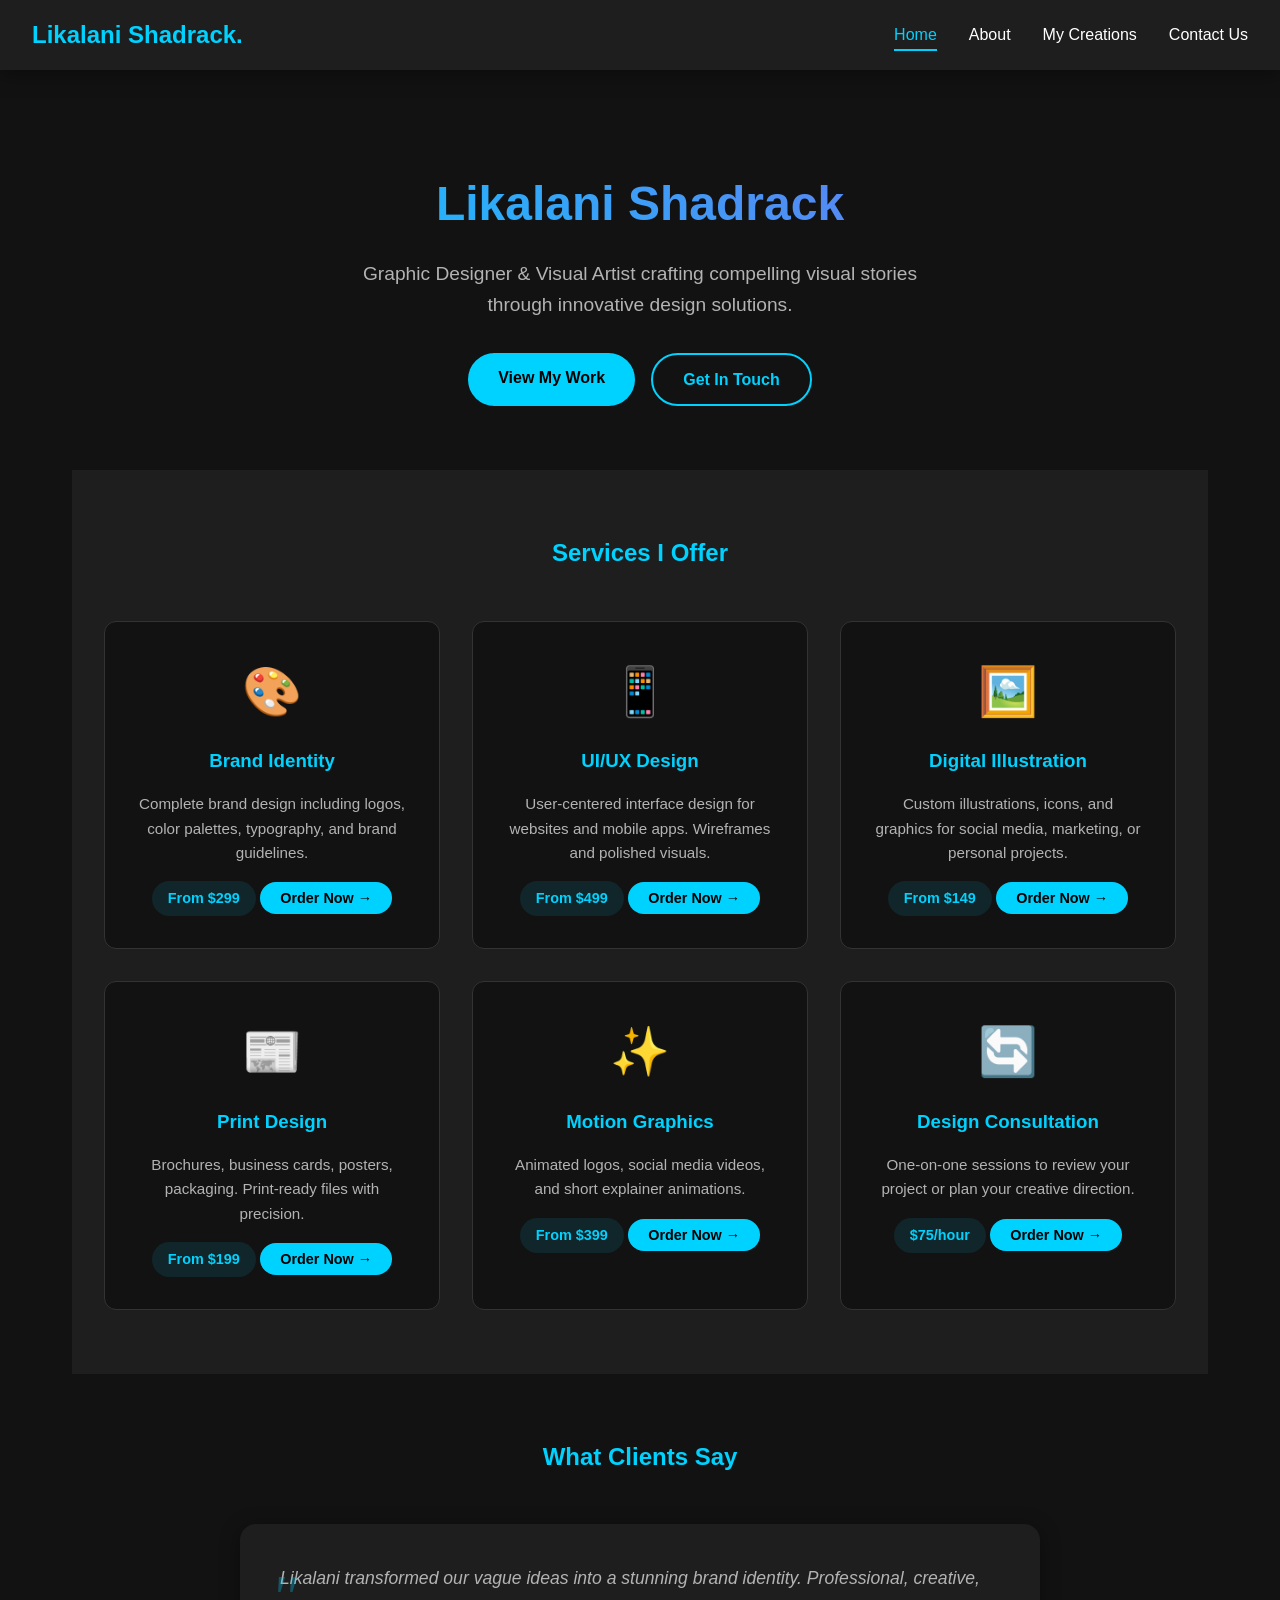
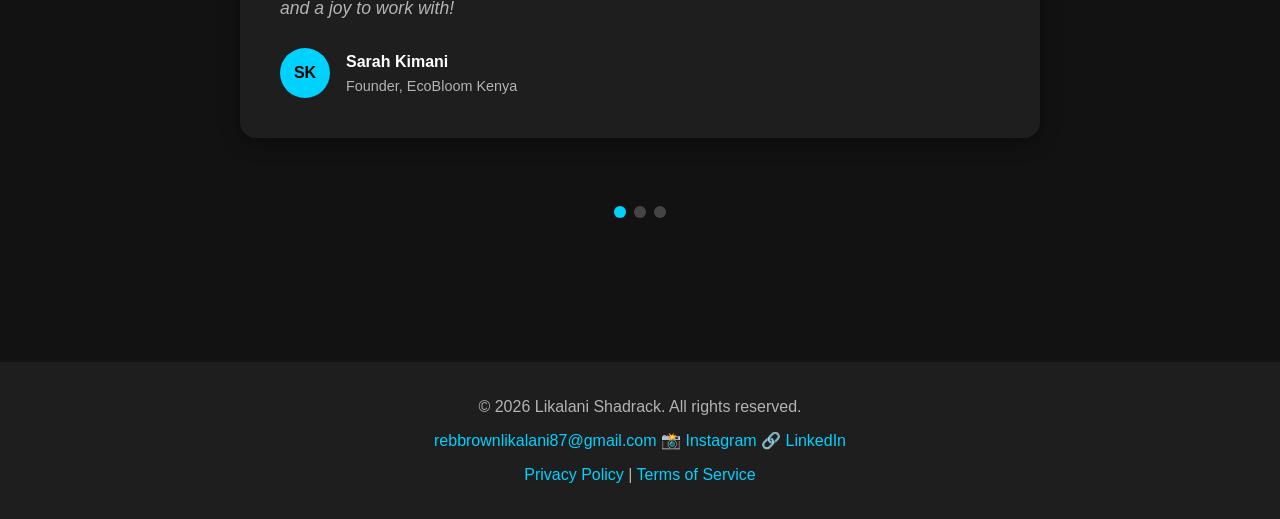
<file: index.html>
<!DOCTYPE html>
<html lang="en">
<head>
    <meta charset="UTF-8">
    <meta name="viewport" content="width=device-width, initial-scale=1.0">
    <title>Home | Likalani Shadrack - Graphic Designer</title>
    <link rel="stylesheet" href="style.css">
    <meta name="description" content="Likalani Shadrack - Professional Graphic Designer specializing in brand identity, UI/UX, and digital illustrations.">
    <script src="https://widget.cloudinary.com/v2.0/global/all.js" type="text/javascript"></script>
</head>
<body>
    <!-- Navigation -->
    <nav>
        <a href="index.html" class="logo">Likalani Shadrack.</a>
        <button class="menu-toggle" aria-label="Toggle menu">☰</button>
        <ul class="nav-links">
            <li><a href="index.html" class="active">Home</a></li>
            <li><a href="about.html">About</a></li>
            <li><a href="creations.html">My Creations</a></li>
            <li><a href="contact.html">Contact Us</a></li>
        </ul>
    </nav>

    <!-- Main Content -->
    <main>
        <section class="hero">
            <h1>Likalani Shadrack</h1>
            <p>Graphic Designer & Visual Artist crafting compelling visual stories through innovative design solutions.</p>
            <div style="display: flex; gap: 1rem; justify-content: center; flex-wrap: wrap;">
                <a href="creations.html" class="btn">View My Work</a>
                <a href="contact.html" class="btn btn-outline">Get In Touch</a>
            </div>
        </section>

        <!-- Services Section -->
        <section class="services-section">
            <h2 style="text-align: center; color: var(--accent); margin-bottom: 3rem;">Services I Offer</h2>
            <div class="services-grid">
                
                <div class="service-card">
                    <span class="service-icon">🎨</span>
                    <h3>Brand Identity</h3>
                    <p>Complete brand design including logos, color palettes, typography, and brand guidelines.</p>
                    <span class="service-price">From $299</span>
                    <button class="btn-order-small" data-service="Brand Identity">Order Now →</button>
                </div>
                
                <div class="service-card">
                    <span class="service-icon">📱</span>
                    <h3>UI/UX Design</h3>
                    <p>User-centered interface design for websites and mobile apps. Wireframes and polished visuals.</p>
                    <span class="service-price">From $499</span>
                    <button class="btn-order-small" data-service="UI/UX Design">Order Now →</button>
                </div>
                
                <div class="service-card">
                    <span class="service-icon">🖼️</span>
                    <h3>Digital Illustration</h3>
                    <p>Custom illustrations, icons, and graphics for social media, marketing, or personal projects.</p>
                    <span class="service-price">From $149</span>
                    <button class="btn-order-small" data-service="Digital Illustration">Order Now →</button>
                </div>
                
                <div class="service-card">
                    <span class="service-icon">📰</span>
                    <h3>Print Design</h3>
                    <p>Brochures, business cards, posters, packaging. Print-ready files with precision.</p>
                    <span class="service-price">From $199</span>
                    <button class="btn-order-small" data-service="Print Design">Order Now →</button>
                </div>
                
                <div class="service-card">
                    <span class="service-icon">✨</span>
                    <h3>Motion Graphics</h3>
                    <p>Animated logos, social media videos, and short explainer animations.</p>
                    <span class="service-price">From $399</span>
                    <button class="btn-order-small" data-service="Motion Graphics">Order Now →</button>
                </div>
                
                <div class="service-card">
                    <span class="service-icon">🔄</span>
                    <h3>Design Consultation</h3>
                    <p>One-on-one sessions to review your project or plan your creative direction.</p>
                    <span class="service-price">$75/hour</span>
                    <button class="btn-order-small" data-service="Design Consultation">Order Now →</button>
                </div>
                
            </div>
        </section>

        <!-- Testimonials Section -->
        <section class="testimonials-section">
            <h2>What Clients Say</h2>
            
            <div class="testimonials-slider">
                
                <div class="testimonial-card active">
                    <p class="testimonial-text">
                        Likalani transformed our vague ideas into a stunning brand identity. Professional, creative, and a joy to work with!
                    </p>
                    <div class="testimonial-author">
                        <div class="author-avatar">SK</div>
                        <div class="author-info">
                            <h4>Sarah Kimani</h4>
                            <p>Founder, EcoBloom Kenya</p>
                        </div>
                    </div>
                </div>
                
                <div class="testimonial-card">
                    <p class="testimonial-text">
                        Our app's user engagement increased by 40% after Likalani redesigned the interface. Highly recommend!
                    </p>
                    <div class="testimonial-author">
                        <div class="author-avatar">JO</div>
                        <div class="author-info">
                            <h4>James Omondi</h4>
                            <p>CEO, TechStart Africa</p>
                        </div>
                    </div>
                </div>
                
                <div class="testimonial-card">
                    <p class="testimonial-text">
                        The illustrations were absolutely perfect. Delivered ahead of schedule and open to feedback throughout!
                    </p>
                    <div class="testimonial-author">
                        <div class="author-avatar">ML</div>
                        <div class="author-info">
                            <h4>Maria Lopez</h4>
                            <p>Marketing Director, Global Brands</p>
                        </div>
                    </div>
                </div>
                
            </div>
            
            <div class="testimonial-dots">
                <span class="testimonial-dot active"></span>
                <span class="testimonial-dot"></span>
                <span class="testimonial-dot"></span>
            </div>
        </section>
    </main>

    <!-- Order Modal -->
    <div id="order-modal" class="modal-overlay">
        <div class="modal-container">
            <button class="modal-close" aria-label="Close modal">&times;</button>
            
            <div class="modal-header">
                <h3>🛒 Place Your Order</h3>
                <p style="color: var(--text-secondary);">Secure checkout via Netlify</p>
            </div>
            
            <div class="modal-body">
                <div id="order-login-section">
                    <div class="user-account">
                        <p>🔐 Login required to place orders</p>
                        <p class="user-email user-email-display">Guest</p>
                        <button class="btn" onclick="if(window.netlifyIdentity) window.netlifyIdentity.open();">Login / Register</button>
                    </div>
                </div>
                
                <div id="order-form-section" style="display: none;">
                    <div class="user-account">
                        <p>👤 Logged in as:</p>
                        <p class="user-email user-email-display">Loading...</p>
                        <button class="btn-logout" onclick="handleLogout()">Logout</button>
                    </div>
                    
                    <form id="order-form" class="order-form" name="service-order" data-netlify="true" netlify-honeypot="bot-field">
                        <input type="hidden" name="form-name" value="service-order">
                        <p style="display: none;">
                            <label>Don't fill this out: <input name="bot-field"></label>
                        </p>
                        
                        <div class="form-group">
                            <label for="order-service">Service *</label>
                            <select id="order-service" name="service" required>
                                <option value="">Select a service...</option>
                                <option value="Brand Identity">🎨 Brand Identity - From $299</option>
                                <option value="UI/UX Design">📱 UI/UX Design - From $499</option>
                                <option value="Digital Illustration">🖼️ Digital Illustration - From $149</option>
                                <option value="Print Design">📰 Print Design - From $199</option>
                                <option value="Motion Graphics">✨ Motion Graphics - From $399</option>
                                <option value="Design Consultation">🔄 Design Consultation - $75/hour</option>
                            </select>
                        </div>
                        
                        <div class="form-group">
                            <label for="order-client-name">Your Name *</label>
                            <input type="text" id="order-client-name" name="clientName" required>
                        </div>
                        
                        <div class="form-group">
                            <label for="order-client-email">Email Address *</label>
                            <input type="email" id="order-client-email" name="clientEmail" required>
                        </div>
                        
                        <div class="form-group">
                            <label for="order-project-details">Project Details *</label>
                            <textarea id="order-project-details" name="projectDetails" required placeholder="Describe your project..."></textarea>
                        </div>
                        
                        <div style="display: grid; grid-template-columns: 1fr 1fr; gap: 1rem;">
                            <div class="form-group">
                                <label for="order-timeline">Timeline</label>
                                <select id="order-timeline" name="timeline">
                                    <option value="ASAP">ASAP</option>
                                    <option value="1-2 weeks">1-2 weeks</option>
                                    <option value="3-4 weeks">3-4 weeks</option>
                                    <option value="1+ month">1+ month</option>
                                    <option value="Flexible">Flexible</option>
                                </select>
                            </div>
                            
                            <div class="form-group">
                                <label for="order-budget">Budget Range</label>
                                <select id="order-budget" name="budget">
                                    <option value="$100-300">$100-$300</option>
                                    <option value="$300-500">$300-$500</option>
                                    <option value="$500-1000">$500-$1,000</option>
                                    <option value="$1000+">$1,000+</option>
                                    <option value="Discuss">Let's discuss</option>
                                </select>
                            </div>
                        </div>
                        
                        <div class="order-summary">
                            <strong>📋 Order Summary</strong>
                            <p id="order-price-display" style="margin: 0.5rem 0; color: var(--accent);">Estimated: Will be confirmed</p>
                        </div>
                        
                        <button type="submit" id="order-submit-btn" class="btn-order">Place Order ✓</button>
                    </form>
                </div>
                
                <div id="order-confirmation-section" class="order-confirmation" style="display: none;">
                    <div class="success-icon">✓</div>
                    <h4>Order Received! 🎉</h4>
                    <p>Thank you for your order!</p>
                    <p>Order Number:</p>
                    <div class="order-number" id="confirmation-order-id">ORD-XXXXX</div>
                    <p>Confirmation sent to: <strong id="confirmation-email">your@email.com</strong></p>
                    <button class="btn" onclick="closeModal()" style="margin-top: 1.5rem;">Close</button>
                </div>
            </div>
        </div>
    </div>

    <!-- Footer -->
    <footer>
        <p>&copy; 2026 Likalani Shadrack. All rights reserved.</p>
        <p style="margin-top: 0.5rem;">
            <a href="mailto:rebbrownlikalani87@gmail.com">rebbrownlikalani87@gmail.com</a>
            <a href="https://instagram.com/yourhandle">📸 Instagram</a>
            <a href="https://linkedin.com/in/yourprofile">🔗 LinkedIn</a>
        </p>
        <p style="margin-top: 0.5rem;">
            <a href="privacy.html">Privacy Policy</a> | <a href="terms.html">Terms of Service</a>
        </p>
    </footer>

    <script src="script.js"></script>
</body>
</html>
</file>
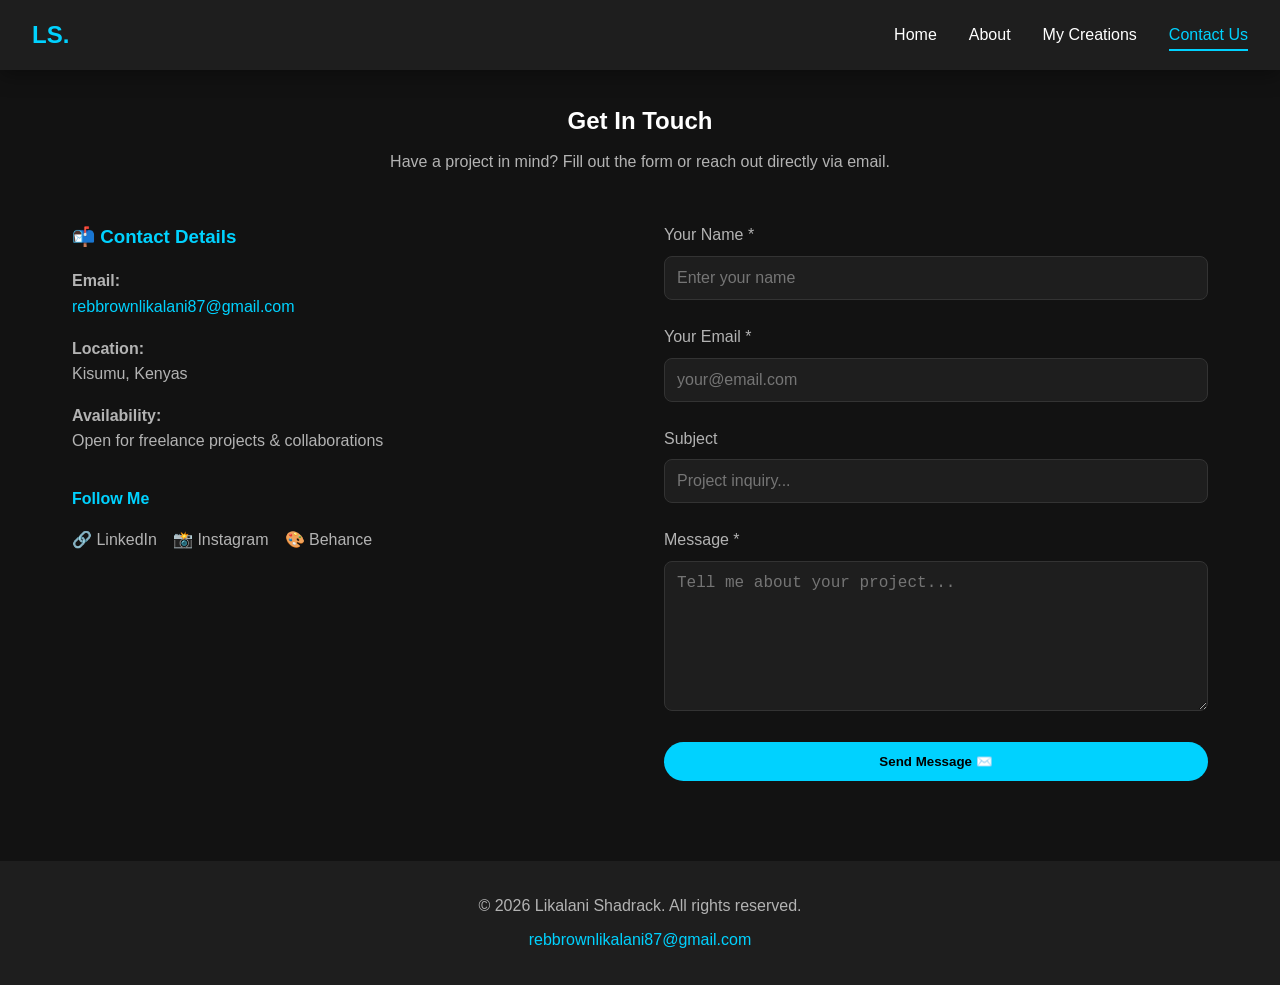
<file: contact.html>
<!DOCTYPE html>
<html lang="en">
<head>
    <meta charset="UTF-8">
    <meta name="viewport" content="width=device-width, initial-scale=1.0">
    <title>Contact Us | Likalani Shadrack - Graphic Designer</title>
    <link rel="stylesheet" href="style.css">
</head>
<body>
    <!-- Navigation -->
    <nav>
        <a href="index.html" class="logo">LS.</a>
        <button class="menu-toggle" aria-label="Toggle menu">☰</button>
        <ul class="nav-links">
            <li><a href="index.html">Home</a></li>
            <li><a href="about.html">About</a></li>
            <li><a href="creations.html">My Creations</a></li>
            <li><a href="contact.html" class="active">Contact Us</a></li>
        </ul>
    </nav>

    <!-- Main Content -->
    <main>
        <section style="text-align: center; margin-bottom: 3rem;">
            <h1>Get In Touch</h1>
            <p style="color: var(--text-secondary); max-width: 600px; margin: 0.5rem auto;">
                Have a project in mind? Fill out the form or reach out directly via email.
            </p>
        </section>

        <div class="contact-container">
            <div class="contact-info">
                <h3>📬 Contact Details</h3>
                <p><strong>Email:</strong><br>
                    <a href="mailto:rebbrownlikalani87@gmail.com">rebbrownlikalani87@gmail.com</a>
                </p>
                <p><strong>Location:</strong><br>
                    Kisumu, Kenyas
                </p>
                <p><strong>Availability:</strong><br>
                    Open for freelance projects & collaborations
                </p>
                
                <div style="margin-top: 2rem;">
                    <h4 style="color: var(--accent); margin-bottom: 1rem;">Follow Me</h4>
                    <div style="display: flex; gap: 1rem; flex-wrap: wrap;">
                        <a href="#" style="color: var(--text-secondary);">🔗 LinkedIn</a>
                        <a href="#" style="color: var(--text-secondary);">📸 Instagram</a>
                        <a href="#" style="color: var(--text-secondary);">🎨 Behance</a>
                    </div>
                </div>
            </div>

            <div class="contact-form">
                <form id="contact-form">
                    <div class="form-group">
                        <label for="name">Your Name *</label>
                        <input type="text" id="name" name="name" required placeholder="Enter your name">
                    </div>
                    
                    <div class="form-group">
                        <label for="email">Your Email *</label>
                        <input type="email" id="email" name="email" required placeholder="your@email.com">
                    </div>
                    
                    <div class="form-group">
                        <label for="subject">Subject</label>
                        <input type="text" id="subject" name="subject" placeholder="Project inquiry...">
                    </div>
                    
                    <div class="form-group">
                        <label for="message">Message *</label>
                        <textarea id="message" name="message" required placeholder="Tell me about your project..."></textarea>
                    </div>
                    
                    <button type="submit" class="btn" style="width: 100%;">Send Message ✉️</button>
                </form>
            </div>
        </div>
    </main>

    <!-- Footer -->
    <footer>
        <p>&copy; 2026 Likalani Shadrack. All rights reserved.</p>
        <p style="margin-top: 0.5rem;">
            <a href="mailto:rebbrownlikalani87@gmail.com">rebbrownlikalani87@gmail.com</a>
        </p>
    </footer>

    <script src="script.js"></script>
</body>
</html>
</file>
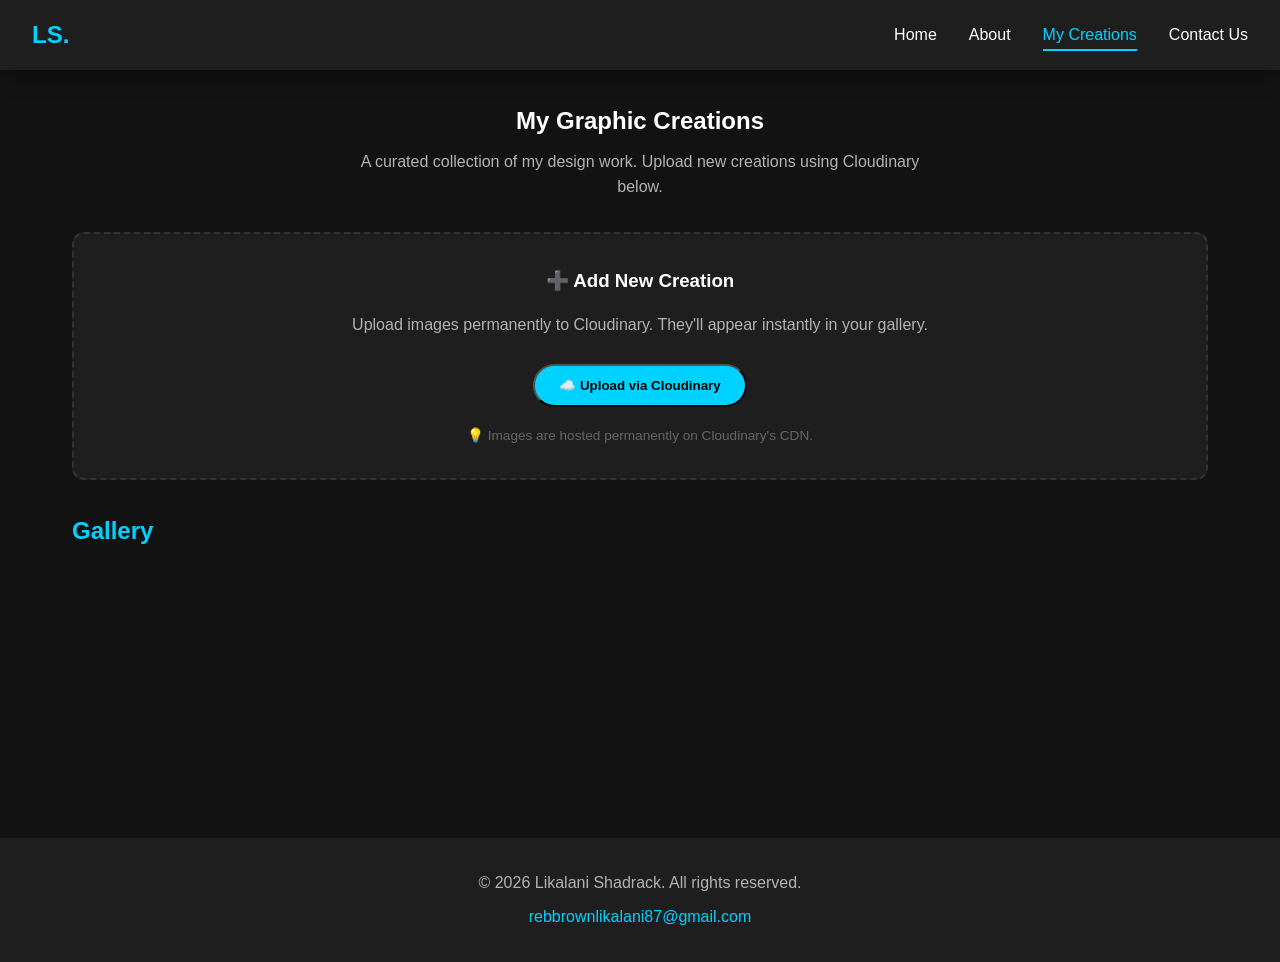
<file: creations.html>
<!DOCTYPE html>
<html lang="en">
<head>
    <meta charset="UTF-8">
    <meta name="viewport" content="width=device-width, initial-scale=1.0">
    <title>My Creations | Likalani Shadrack - Graphic Designer</title>
    <link rel="stylesheet" href="style.css">
    <script src="https://widget.cloudinary.com/v2.0/global/all.js" type="text/javascript"></script>
</head>
<body>
    <!-- Navigation -->
    <nav>
        <a href="index.html" class="logo">LS.</a>
        <button class="menu-toggle" aria-label="Toggle menu">☰</button>
        <ul class="nav-links">
            <li><a href="index.html">Home</a></li>
            <li><a href="about.html">About</a></li>
            <li><a href="creations.html" class="active">My Creations</a></li>
            <li><a href="contact.html">Contact Us</a></li>
        </ul>
    </nav>

    <!-- Main Content -->
    <main>
        <section style="text-align: center; margin-bottom: 2rem;">
            <h1>My Graphic Creations</h1>
            <p style="color: var(--text-secondary); max-width: 600px; margin: 0.5rem auto 2rem;">
                A curated collection of my design work. Upload new creations using Cloudinary below.
            </p>
        </section>

        <!-- Upload Section -->
        <section class="upload-section">
            <h3>➕ Add New Creation</h3>
            <p style="color: var(--text-secondary); margin: 1rem 0;">
                Upload images permanently to Cloudinary. They'll appear instantly in your gallery.
            </p>
            <button id="cloudinary-upload-btn" class="custom-upload">
                ☁️ Upload via Cloudinary
            </button>
            <p style="font-size: 0.85rem; color: #666; margin-top: 0.5rem;">
                💡 Images are hosted permanently on Cloudinary's CDN.
            </p>
        </section>

        <!-- Gallery -->
        <section>
            <h2 style="margin-bottom: 1.5rem; color: var(--accent);">Gallery</h2>
            <div class="gallery" id="gallery">
                <!-- Images load dynamically -->
            </div>
        </section>
    </main>

    <!-- Footer -->
    <footer>
        <p>&copy; 2026 Likalani Shadrack. All rights reserved.</p>
        <p style="margin-top: 0.5rem;">
            <a href="mailto:rebbrownlikalani87@gmail.com">rebbrownlikalani87@gmail.com</a>
        </p>
    </footer>

    <script src="script.js"></script>
</body>
</html>
</file>
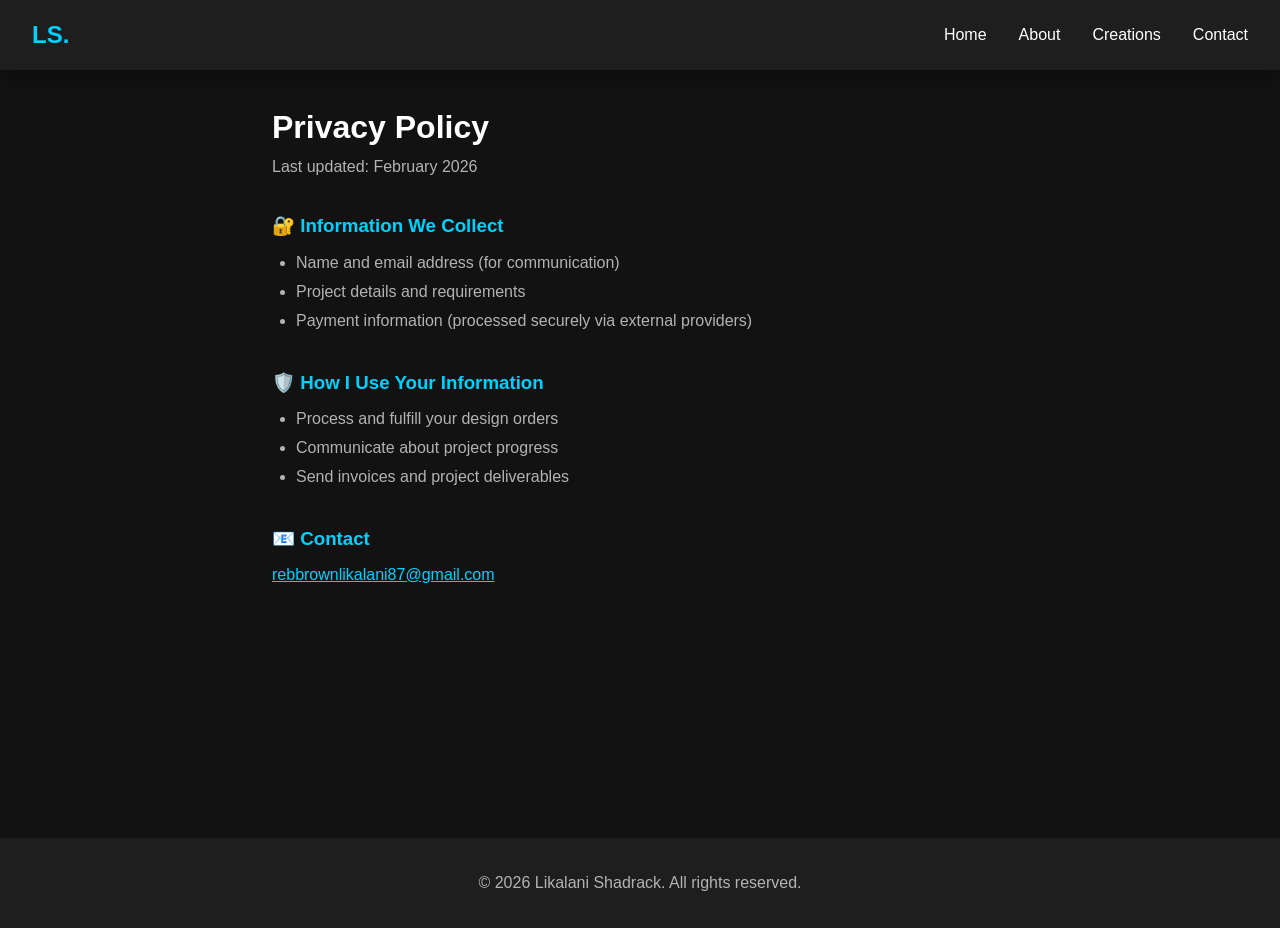
<file: privacy.html>
<!DOCTYPE html>
<html lang="en">
<head>
    <meta charset="UTF-8">
    <meta name="viewport" content="width=device-width, initial-scale=1.0">
    <title>Privacy Policy | Likalani Shadrack</title>
    <link rel="stylesheet" href="style.css">
</head>
<body>
    <nav>
        <a href="index.html" class="logo">LS.</a>
        <ul class="nav-links">
            <li><a href="index.html">Home</a></li>
            <li><a href="about.html">About</a></li>
            <li><a href="creations.html">Creations</a></li>
            <li><a href="contact.html">Contact</a></li>
        </ul>
    </nav>
    
    <main style="max-width: 800px; margin: 0 auto; padding: 2rem;">
        <h1>Privacy Policy</h1>
        <p style="color: var(--text-secondary); margin-bottom: 2rem;">Last updated: February 2026</p>
        
        <section style="margin-bottom: 2rem;">
            <h3 style="color: var(--accent); margin: 1.5rem 0 0.5rem;">🔐 Information We Collect</h3>
            <ul style="margin-left: 1.5rem; color: var(--text-secondary); line-height: 1.8;">
                <li>Name and email address (for communication)</li>
                <li>Project details and requirements</li>
                <li>Payment information (processed securely via external providers)</li>
            </ul>
        </section>
        
        <section style="margin-bottom: 2rem;">
            <h3 style="color: var(--accent); margin: 1.5rem 0 0.5rem;">🛡️ How I Use Your Information</h3>
            <ul style="margin-left: 1.5rem; color: var(--text-secondary); line-height: 1.8;">
                <li>Process and fulfill your design orders</li>
                <li>Communicate about project progress</li>
                <li>Send invoices and project deliverables</li>
            </ul>
        </section>
        
        <section>
            <h3 style="color: var(--accent); margin: 1.5rem 0 0.5rem;">📧 Contact</h3>
            <p><a href="mailto:rebbrownlikalani87@gmail.com" style="color: var(--accent);">rebbrownlikalani87@gmail.com</a></p>
        </section>
    </main>
    
    <footer>
        <p>&copy; 2026 Likalani Shadrack. All rights reserved.</p>
    </footer>
</body>
</html>
</file>
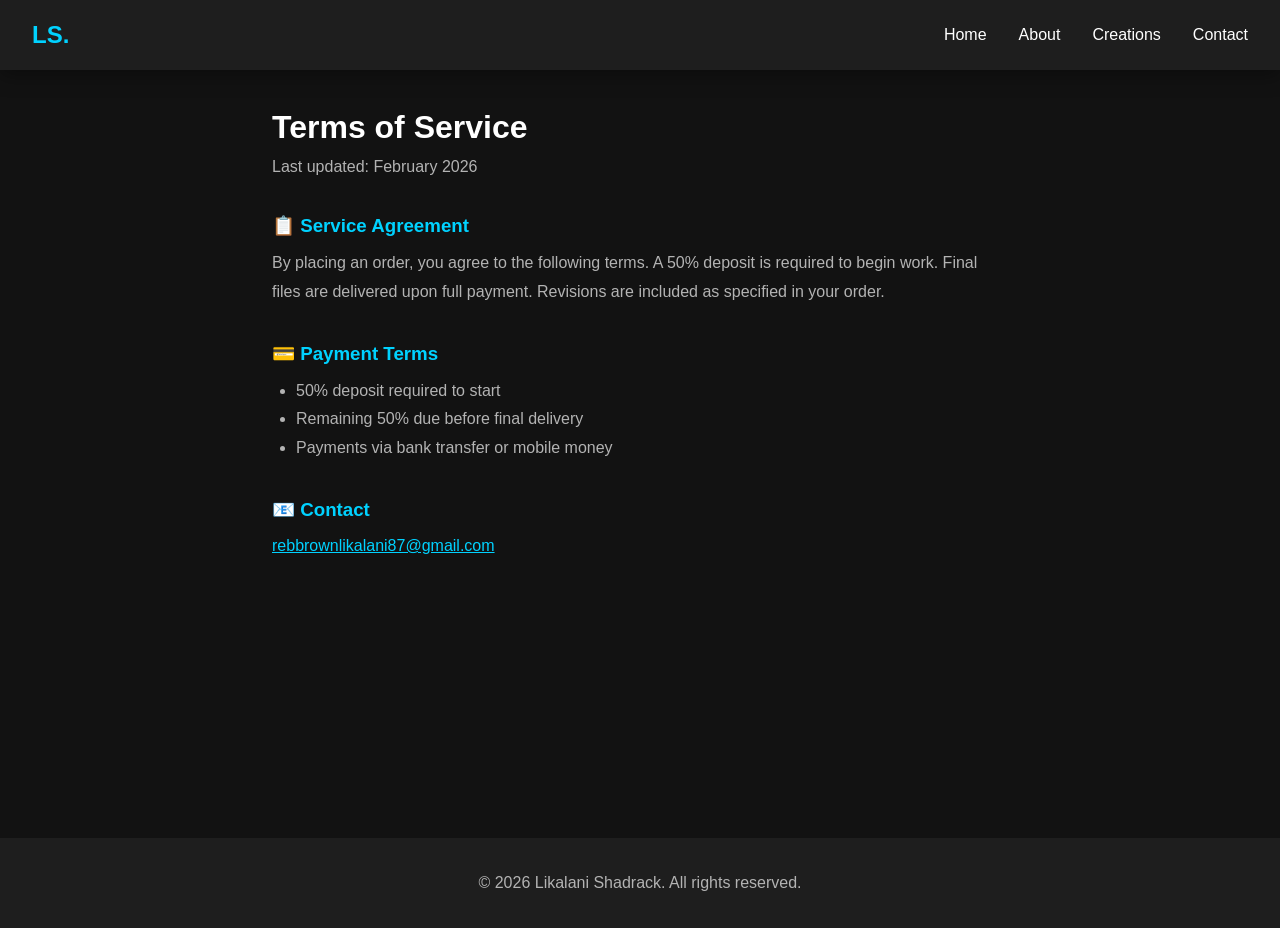
<file: terms.html>
<!DOCTYPE html>
<html lang="en">
<head>
    <meta charset="UTF-8">
    <meta name="viewport" content="width=device-width, initial-scale=1.0">
    <title>Terms of Service | Likalani Shadrack</title>
    <link rel="stylesheet" href="style.css">
</head>
<body>
    <nav>
        <a href="index.html" class="logo">LS.</a>
        <ul class="nav-links">
            <li><a href="index.html">Home</a></li>
            <li><a href="about.html">About</a></li>
            <li><a href="creations.html">Creations</a></li>
            <li><a href="contact.html">Contact</a></li>
        </ul>
    </nav>
    
    <main style="max-width: 800px; margin: 0 auto; padding: 2rem;">
        <h1>Terms of Service</h1>
        <p style="color: var(--text-secondary); margin-bottom: 2rem;">Last updated: February 2026</p>
        
        <section style="margin-bottom: 2rem;">
            <h3 style="color: var(--accent); margin: 1.5rem 0 0.5rem;">📋 Service Agreement</h3>
            <p style="color: var(--text-secondary); line-height: 1.8;">
                By placing an order, you agree to the following terms. A 50% deposit is required to begin work. 
                Final files are delivered upon full payment. Revisions are included as specified in your order.
            </p>
        </section>
        
        <section style="margin-bottom: 2rem;">
            <h3 style="color: var(--accent); margin: 1.5rem 0 0.5rem;">💳 Payment Terms</h3>
            <ul style="margin-left: 1.5rem; color: var(--text-secondary); line-height: 1.8;">
                <li>50% deposit required to start</li>
                <li>Remaining 50% due before final delivery</li>
                <li>Payments via bank transfer or mobile money</li>
            </ul>
        </section>
        
        <section>
            <h3 style="color: var(--accent); margin: 1.5rem 0 0.5rem;">📧 Contact</h3>
            <p><a href="mailto:rebbrownlikalani87@gmail.com" style="color: var(--accent);">rebbrownlikalani87@gmail.com</a></p>
        </section>
    </main>
    
    <footer>
        <p>&copy; 2026 Likalani Shadrack. All rights reserved.</p>
    </footer>
</body>
</html>
</file>
<file: style.css>
/* ===== GLOBAL STYLES ===== */
:root {
    --bg-primary: #121212;
    --bg-secondary: #1e1e1e;
    --text-secondary: #b3b3b3;
    --danger: #ff4757;
    --success: #00c853;
    --shadow: 0 4px 20px rgba(0, 0, 0, 0.4);
    --accent: #00d2ff;        /* Primary brand color */
    --accent-hover: #00a8cc;  /* Hover state */
    --bg-primary: #121212;    /* Background */
    --text-primary: #ffffff;  /* Text color */

}

* { margin: 0; padding: 0; box-sizing: border-box; }

body {
    font-family: 'Segoe UI', Tahoma, Geneva, Verdana, sans-serif;
    background: var(--bg-primary);
    color: var(--text-primary);
    line-height: 1.6;
}

/* ===== NAVIGATION ===== */
nav {
    background: var(--bg-secondary);
    padding: 1rem 2rem;
    position: sticky;
    top: 0;
    z-index: 100;
    box-shadow: var(--shadow);
    display: flex;
    justify-content: space-between;
    align-items: center;
}

.logo {
    font-size: 1.5rem;
    font-weight: bold;
    color: var(--accent);
    text-decoration: none;
}

.nav-links {
    display: flex;
    gap: 2rem;
    list-style: none;
}

.nav-links a {
    color: var(--text-primary);
    text-decoration: none;
    font-weight: 500;
    transition: color 0.3s;
    padding: 0.5rem 0;
    position: relative;
}

.nav-links a:hover,
.nav-links a.active {
    color: var(--accent);
}

.nav-links a.active::after {
    content: '';
    position: absolute;
    bottom: 0;
    left: 0;
    width: 100%;
    height: 2px;
    background: var(--accent);
}

.menu-toggle {
    display: none;
    font-size: 1.5rem;
    background: none;
    border: none;
    color: var(--text-primary);
    cursor: pointer;
}

/* ===== MAIN CONTENT ===== */
main {
    max-width: 1200px;
    margin: 0 auto;
    padding: 2rem;
    min-height: 80vh;
}

/* ===== HERO SECTION ===== */
.hero {
    text-align: center;
    padding: 4rem 2rem;
}

.hero h1 {
    font-size: 3rem;
    margin-bottom: 1rem;
    background: linear-gradient(45deg, var(--accent), #7b68ee);
    -webkit-background-clip: text;
    -webkit-text-fill-color: transparent;
    background-clip: text;
}

.hero p {
    font-size: 1.2rem;
    color: var(--text-secondary);
    max-width: 600px;
    margin: 0 auto 2rem;
}

.btn {
    display: inline-block;
    padding: 12px 30px;
    background: var(--accent);
    color: #000;
    text-decoration: none;
    border-radius: 50px;
    font-weight: bold;
    transition: 0.3s;
    border: none;
    cursor: pointer;
}

.btn:hover {
    background: var(--accent-hover);
    transform: translateY(-2px);
}

.btn-outline {
    background: transparent;
    border: 2px solid var(--accent);
    color: var(--accent);
}

.btn-outline:hover {
    background: var(--accent);
    color: #000;
}

/* ===== ABOUT SECTION ===== */
.about-content {
    display: grid;
    grid-template-columns: 1fr 1fr;
    gap: 3rem;
    align-items: center;
}

.about-text h2 {
    margin-bottom: 1rem;
    color: var(--accent);
}

.skills {
    display: flex;
    flex-wrap: wrap;
    gap: 10px;
    margin-top: 1rem;
}

.skill-tag {
    background: var(--bg-secondary);
    padding: 8px 16px;
    border-radius: 20px;
    font-size: 0.9rem;
    border: 1px solid #333;
}

/* ===== GALLERY & UPLOAD ===== */
.upload-section {
    background: var(--bg-secondary);
    padding: 2rem;
    border-radius: 12px;
    text-align: center;
    margin-bottom: 2rem;
    border: 2px dashed #333;
}

.upload-section:hover {
    border-color: var(--accent);
}

input[type="file"] { display: none; }

.custom-upload {
    display: inline-block;
    padding: 12px 24px;
    background: var(--accent);
    color: #000;
    border-radius: 50px;
    cursor: pointer;
    font-weight: bold;
    margin: 10px 0;
    transition: 0.3s;
}

.custom-upload:hover {
    background: var(--accent-hover);
}

.gallery {
    display: grid;
    grid-template-columns: repeat(auto-fill, minmax(250px, 1fr));
    gap: 1.5rem;
}

.gallery-item {
    position: relative;
    border-radius: 10px;
    overflow: hidden;
    aspect-ratio: 1;
    background: var(--bg-secondary);
    box-shadow: var(--shadow);
    transition: transform 0.3s;
    cursor: pointer;
}

.gallery-item:hover {
    transform: translateY(-5px);
}

.gallery-item img {
    width: 100%;
    height: 100%;
    object-fit: cover;
    display: block;
    transition: transform 0.3s;
}

.gallery-item:hover img {
    transform: scale(1.03);
}

.delete-btn {
    position: absolute;
    top: 10px;
    right: 10px;
    background: var(--danger);
    color: white;
    border: none;
    width: 30px;
    height: 30px;
    border-radius: 50%;
    cursor: pointer;
    font-weight: bold;
    display: none;
}

.gallery-item:hover .delete-btn {
    display: block;
}

/* ===== CONTACT FORM ===== */
.contact-container {
    display: grid;
    grid-template-columns: 1fr 1fr;
    gap: 3rem;
}

.contact-info h3 {
    color: var(--accent);
    margin-bottom: 1rem;
}

.contact-info p {
    margin-bottom: 1rem;
    color: var(--text-secondary);
}

.contact-info a {
    color: var(--accent);
    text-decoration: none;
}

.form-group {
    margin-bottom: 1.5rem;
}

.form-group label {
    display: block;
    margin-bottom: 0.5rem;
    color: var(--text-secondary);
}

.form-group input,
.form-group textarea,
.form-group select {
    width: 100%;
    padding: 12px;
    background: var(--bg-secondary);
    border: 1px solid #333;
    border-radius: 8px;
    color: var(--text-primary);
    font-size: 1rem;
}

.form-group input:focus,
.form-group textarea:focus,
.form-group select:focus {
    outline: none;
    border-color: var(--accent);
}

.form-group textarea {
    min-height: 150px;
    resize: vertical;
}

/* ===== SERVICES SECTION ===== */
.services-section {
    padding: 4rem 2rem;
    background: var(--bg-secondary);
}

.services-grid {
    display: grid;
    grid-template-columns: repeat(auto-fit, minmax(280px, 1fr));
    gap: 2rem;
    max-width: 1200px;
    margin: 0 auto;
}

.service-card {
    background: var(--bg-primary);
    padding: 2rem;
    border-radius: 12px;
    text-align: center;
    transition: transform 0.3s, box-shadow 0.3s;
    border: 1px solid #333;
}

.service-card:hover {
    transform: translateY(-5px);
    box-shadow: var(--shadow);
    border-color: var(--accent);
}

.service-icon {
    font-size: 3rem;
    margin-bottom: 1rem;
    display: block;
}

.service-card h3 {
    color: var(--accent);
    margin-bottom: 1rem;
}

.service-card p {
    color: var(--text-secondary);
    font-size: 0.95rem;
}

.service-price {
    display: inline-block;
    margin-top: 1rem;
    padding: 6px 16px;
    background: rgba(0, 210, 255, 0.1);
    color: var(--accent);
    border-radius: 20px;
    font-weight: 600;
    font-size: 0.9rem;
}

.btn-order-small {
    display: inline-block;
    margin-top: 1rem;
    padding: 8px 20px;
    background: var(--accent);
    color: #000;
    text-decoration: none;
    border-radius: 20px;
    font-weight: 600;
    font-size: 0.9rem;
    transition: 0.3s;
    cursor: pointer;
    border: none;
}

.btn-order-small:hover {
    background: var(--accent-hover);
    transform: translateY(-2px);
}

.btn-order-small:disabled {
    background: #444;
    cursor: not-allowed;
    transform: none;
}

/* ===== TESTIMONIALS SECTION ===== */
.testimonials-section {
    padding: 4rem 2rem;
    text-align: center;
}

.testimonials-section h2 {
    color: var(--accent);
    margin-bottom: 3rem;
}

.testimonials-slider {
    max-width: 800px;
    margin: 0 auto;
    position: relative;
    min-height: 250px;
}

.testimonial-card {
    background: var(--bg-secondary);
    padding: 2.5rem;
    border-radius: 16px;
    text-align: left;
    box-shadow: var(--shadow);
    display: none;
}

.testimonial-card.active {
    display: block;
    animation: fadeIn 0.5s ease;
}

@keyframes fadeIn {
    from { opacity: 0; transform: translateY(10px); }
    to { opacity: 1; transform: translateY(0); }
}

.testimonial-text {
    font-size: 1.1rem;
    font-style: italic;
    color: var(--text-secondary);
    margin-bottom: 1.5rem;
    line-height: 1.7;
    position: relative;
}

.testimonial-text::before {
    content: '"';
    font-size: 4rem;
    color: var(--accent);
    opacity: 0.3;
    position: absolute;
    top: -20px;
    left: -10px;
    font-family: Georgia, serif;
}

.testimonial-author {
    display: flex;
    align-items: center;
    gap: 1rem;
}

.author-avatar {
    width: 50px;
    height: 50px;
    border-radius: 50%;
    background: var(--accent);
    display: flex;
    align-items: center;
    justify-content: center;
    font-weight: bold;
    color: #000;
    flex-shrink: 0;
}

.author-info h4 {
    margin: 0;
    color: var(--text-primary);
}

.author-info p {
    margin: 0;
    color: var(--text-secondary);
    font-size: 0.9rem;
}

.testimonial-dots {
    margin-top: 2rem;
    display: flex;
    justify-content: center;
    gap: 0.5rem;
}

.testimonial-dot {
    width: 12px;
    height: 12px;
    border-radius: 50%;
    background: #444;
    cursor: pointer;
    transition: background 0.3s;
}

.testimonial-dot.active {
    background: var(--accent);
}

/* ===== ORDER MODAL ===== */
.modal-overlay {
    position: fixed;
    top: 0; left: 0;
    width: 100%; height: 100%;
    background: rgba(0, 0, 0, 0.85);
    display: flex;
    align-items: center;
    justify-content: center;
    z-index: 3000;
    opacity: 0;
    visibility: hidden;
    transition: all 0.3s ease;
    padding: 1rem;
}

.modal-overlay.active {
    opacity: 1;
    visibility: visible;
}

.modal-container {
    background: var(--bg-secondary);
    border-radius: 16px;
    width: 100%;
    max-width: 500px;
    max-height: 90vh;
    overflow-y: auto;
    box-shadow: 0 20px 60px rgba(0, 0, 0, 0.5);
    position: relative;
    animation: modalSlide 0.3s ease;
}

@keyframes modalSlide {
    from { transform: translateY(-30px); opacity: 0; }
    to { transform: translateY(0); opacity: 1; }
}

.modal-close {
    position: absolute;
    top: 15px;
    right: 20px;
    background: none;
    border: none;
    color: var(--text-secondary);
    font-size: 1.5rem;
    cursor: pointer;
    transition: color 0.3s;
}

.modal-close:hover {
    color: var(--danger);
}

.modal-header {
    padding: 1.5rem 1.5rem 0;
    text-align: center;
}

.modal-header h3 {
    color: var(--accent);
    margin-bottom: 0.5rem;
}

.modal-body {
    padding: 1.5rem;
}

.user-account {
    text-align: center;
    padding: 1rem;
    background: var(--bg-primary);
    border-radius: 8px;
    margin-bottom: 1rem;
}

.user-account .user-email {
    font-weight: 600;
    color: var(--accent);
    margin: 0.5rem 0;
}

.btn-logout {
    background: transparent;
    border: 1px solid var(--danger);
    color: var(--danger);
    padding: 6px 16px;
    border-radius: 20px;
    cursor: pointer;
    font-size: 0.9rem;
    transition: 0.3s;
}

.btn-logout:hover {
    background: var(--danger);
    color: white;
}

.order-form .form-group {
    margin-bottom: 1.2rem;
}

.order-summary {
    background: var(--bg-primary);
    padding: 1rem;
    border-radius: 8px;
    margin: 1rem 0;
    border-left: 3px solid var(--accent);
}

.order-total {
    font-size: 1.3rem;
    font-weight: bold;
    color: var(--accent);
    text-align: right;
    margin-top: 1rem;
    padding-top: 1rem;
    border-top: 1px solid #333;
}

.btn-order {
    width: 100%;
    padding: 14px;
    background: var(--accent);
    color: #000;
    border: none;
    border-radius: 8px;
    font-size: 1.1rem;
    font-weight: bold;
    cursor: pointer;
    transition: 0.3s;
    margin-top: 1rem;
}

.btn-order:hover {
    background: var(--accent-hover);
    transform: translateY(-2px);
}

.btn-order:disabled {
    background: #444;
    cursor: not-allowed;
    transform: none;
}

.order-confirmation {
    text-align: center;
    padding: 2rem;
}

.order-confirmation .success-icon {
    font-size: 4rem;
    color: var(--success);
    margin-bottom: 1rem;
    animation: bounce 0.6s ease;
}

@keyframes bounce {
    0%, 100% { transform: scale(1); }
    50% { transform: scale(1.2); }
}

.order-confirmation h4 {
    color: var(--accent);
    margin-bottom: 1rem;
}

.order-confirmation p {
    color: var(--text-secondary);
    margin-bottom: 0.5rem;
}

.order-number {
    font-family: monospace;
    background: var(--bg-primary);
    padding: 0.5rem 1rem;
    border-radius: 6px;
    display: inline-block;
    margin: 1rem 0;
    font-weight: 600;
}

/* ===== FOOTER ===== */
footer {
    text-align: center;
    padding: 2rem;
    background: var(--bg-secondary);
    color: var(--text-secondary);
    margin-top: 3rem;
}

footer a {
    color: var(--accent);
    text-decoration: none;
}

/* ===== NOTIFICATIONS ===== */
.notification {
    position: fixed;
    top: 20px;
    right: 20px;
    padding: 12px 24px;
    border-radius: 8px;
    color: white;
    font-weight: 500;
    z-index: 4000;
    box-shadow: 0 4px 12px rgba(0,0,0,0.3);
    animation: slideIn 0.3s ease;
}

.notification.success { background: var(--success); }
.notification.error { background: var(--danger); }
.notification.info { background: var(--accent); }

@keyframes slideIn {
    from { transform: translateX(100%); opacity: 0; }
    to { transform: translateX(0); opacity: 1; }
}

@keyframes slideOut {
    from { transform: translateX(0); opacity: 1; }
    to { transform: translateX(100%); opacity: 0; }
}

/* ===== RESPONSIVE ===== */
@media (max-width: 768px) {
    .nav-links {
        display: none;
        flex-direction: column;
        position: absolute;
        top: 70px;
        left: 0;
        right: 0;
        background: var(--bg-secondary);
        padding: 1rem;
        text-align: center;
    }
    
    .nav-links.active {
        display: flex;
    }
    
    .menu-toggle {
        display: block;
    }
    
    .about-content,
    .contact-container {
        grid-template-columns: 1fr;
    }
    
    .hero h1 {
        font-size: 2rem;
    }
    
    .services-grid {
        grid-template-columns: 1fr;
    }
    
    .testimonial-card {
        padding: 1.5rem;
    }
    
    .testimonial-text {
        font-size: 1rem;
    }
    
    .modal-container {
        max-width: 95%;
        margin: 1rem;
    }
    
    .modal-body {
        padding: 1rem;
    }
}
</file>
